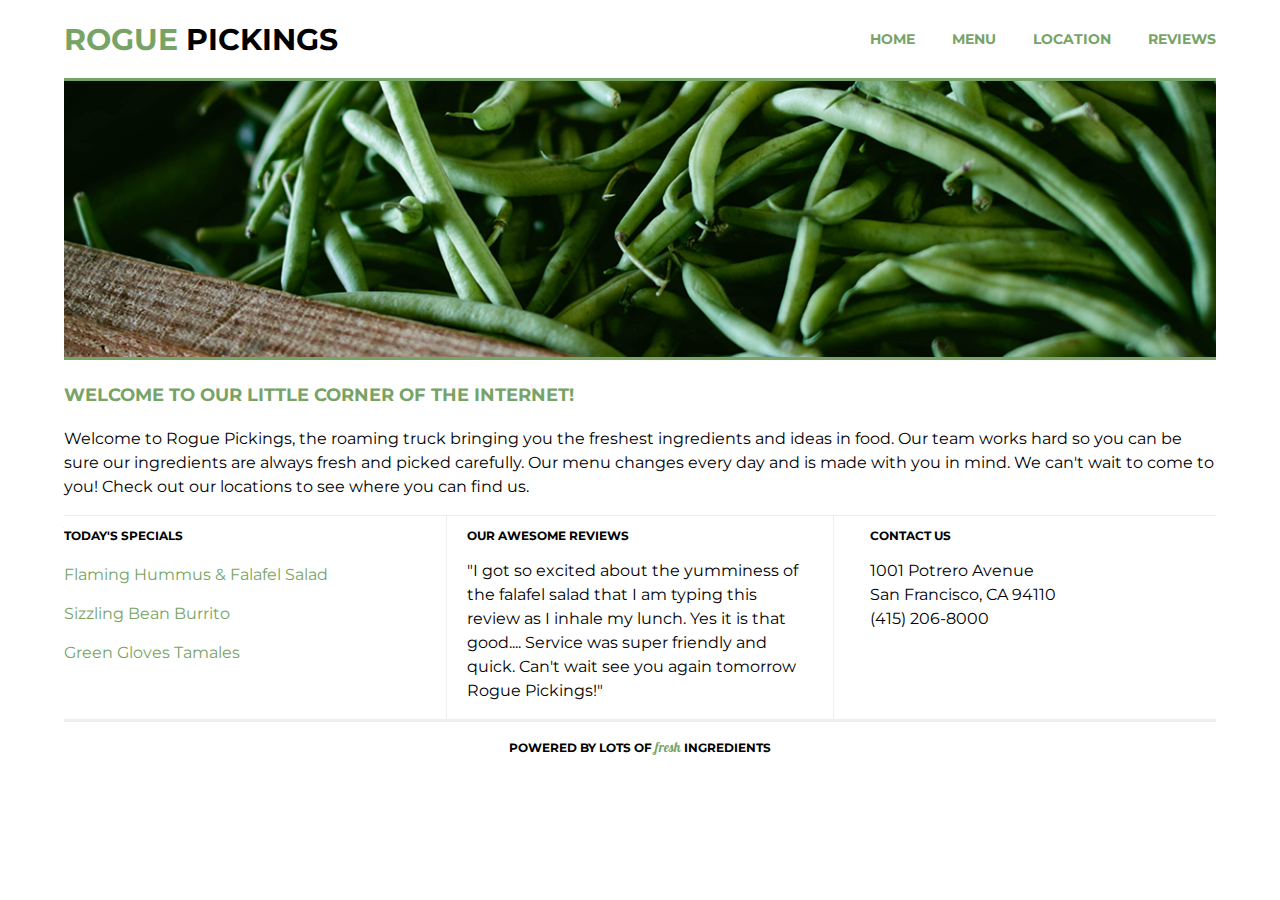
<file: index.html>
<!doctype html>
<html lang="en">

    <head>
        <meta charset="utf-8">
        <meta http-equiv="x-ua-compatible" content="ie=edge">
        <meta name="viewport" content="width=device-width, initial-scale=1, shrink-to-fit=no">
        <title>Rogue Pickings | Portfolio</title>
        <link rel="stylesheet" href="css/normalize.css">
        <link rel="stylesheet" href="css/main.css">
        <link href="https://fonts.googleapis.com/css?family=Montserrat:400,700&display=swap" rel="stylesheet">
        <link href="https://fonts.googleapis.com/css2?family=Galada&display=swap" rel="stylesheet">
    </head>
    
    <body id="home">
        <div class="container">
            <header>
                <h1><span>Rogue</span> Pickings</h1>
                <nav>
                    <ul>
                        <li><a href="index.html">Home</a></li>
                        <li><a href="menu/menu.html">Menu</a></li>
                        <li><a href="location/location.html">Location</a></li>
                        <li><a href="reviews/reviews.html">Reviews</a></li>
                    </ul>
                </nav>
            </header>

            <section class="top-section">
                <div id="main-image"><img src="img/main-image.png" alt="green beans" /></div>
                <div id="main-text">
                    <h2>Welcome to our little corner of the internet!</h2>
                    <p>Welcome to Rogue Pickings, the roaming truck bringing you the freshest ingredients and ideas in food. Our team works hard so you can be sure our ingredients are always fresh and picked carefully. Our menu changes every day and is made with you in mind. We can't wait to come to you! Check out our locations to see where you can find us.</p>
                </div>
            </section>

            <section class="bottom-section">  
                <div class="section-one" >
                    <h3>Today's Specials</h3>
                        <ul id="specials">
                            <li>Flaming Hummus &amp; Falafel Salad</li>
                            <li>Sizzling Bean Burrito</li>
                            <li>Green Gloves Tamales</li>
                        </ul>
                </div>

                <div class="section-two">
                    <h3>Our Awesome Reviews</h3>
                    <p id="main-review">"I got so excited about the yumminess of the falafel salad that I am typing this review as I inhale my lunch. Yes it is that good.... Service was super friendly and quick. Can't wait see you again tomorrow Rogue Pickings!"</p>
                </div>
                
                <div class="section-three" >
                    <h3>Contact Us</h3>
                    <p id="contact">1001 Potrero Avenue<br>
                        San Francisco, CA 94110<br>
                        (415) 206-8000</p>
                </div>
            </section>

            <footer>
                    <h4>Powered by lots of <span>fresh</span> ingredients</h3>
            </footer>
        </div>
    </body>
</html>
</file>
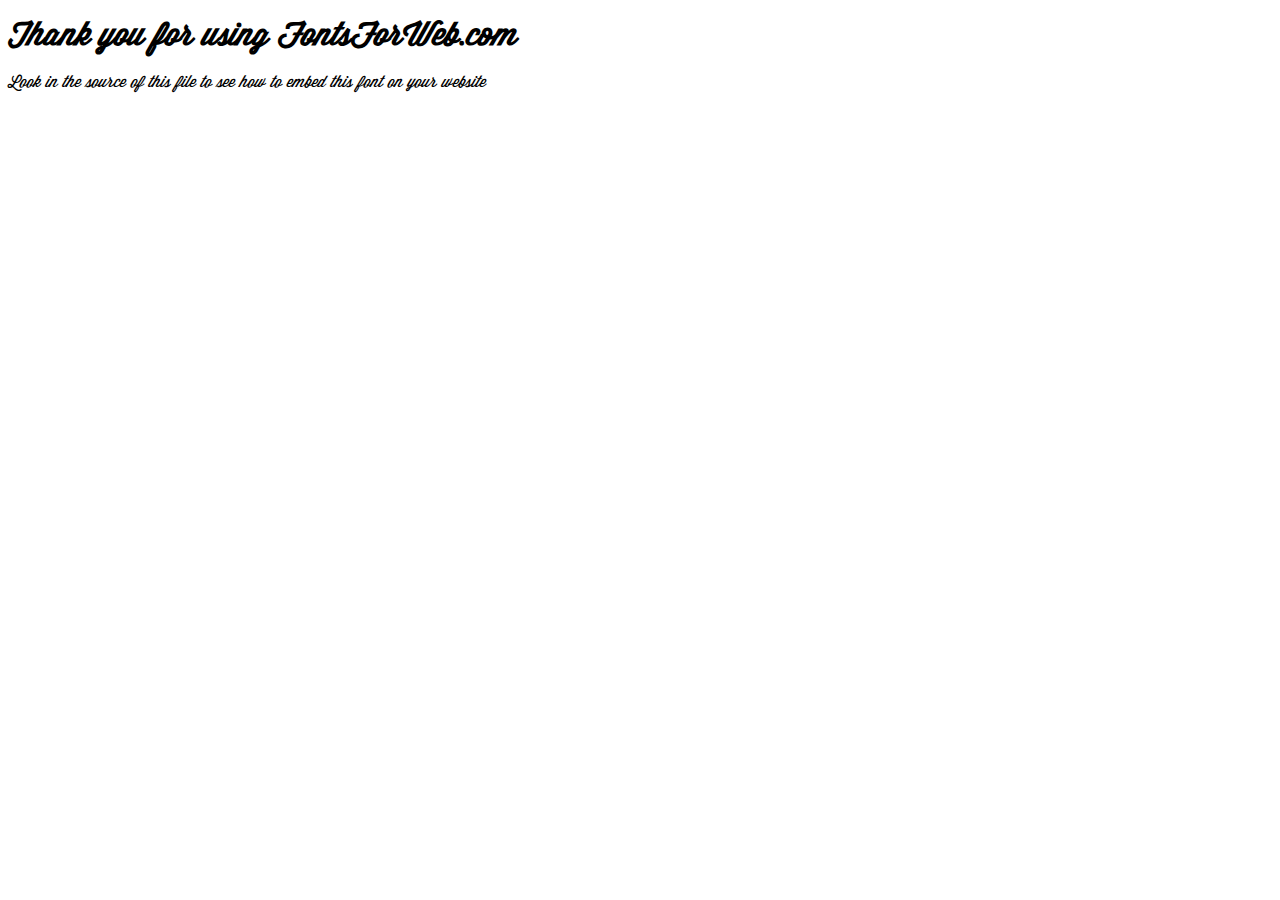
<file: fonts/index.html>
<!DOCTYPE html>
<html class="no-js">
    <head>
        <meta charset="utf-8">
        <meta http-equiv="X-UA-Compatible" content="IE=edge">
        <title> web font from FontsForWeb.com</title>
        <meta name="description" content="">
        <meta name="viewport" content="width=device-width, initial-scale=1">
        <link rel="stylesheet" href="font.css">
        <style type="text/css">
		/* when @font-face is defined(it is in font.css) you can add the font to any rule by using font-family */
		h1 {
			font-family: 'WisdomScriptAJ';
		}
		</style>
    </head>
    <body>
    	<h1>Thank you for using FontsForWeb.com</h1>
        <p class="fontsforweb_fontid_31244">Look in the source of this file to see how to embed this font on your website</p>
    </body>
</html>
</file>
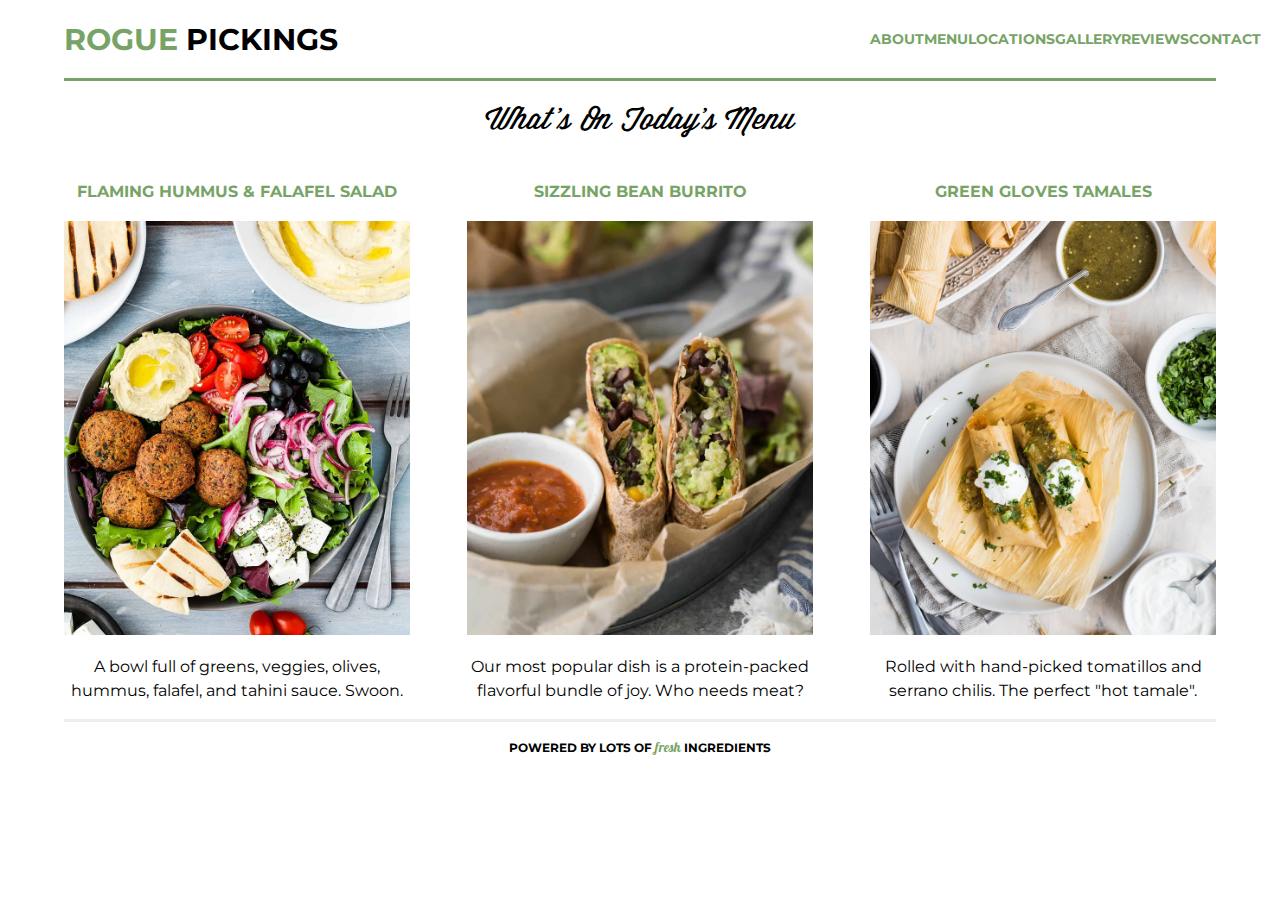
<file: menu/index.html>
<!doctype html>
<html lang="en">

    <head>
        <meta charset="utf-8">
        <meta http-equiv="x-ua-compatible" content="ie=edge">
        <meta name="viewport" content="width=device-width, initial-scale=1, shrink-to-fit=no">
        <title>Menu | Rogue Pickings</title>
        <link rel="stylesheet" href="../css/normalize.css">
        <link rel="stylesheet" href="../css/main.css">
        <link href="https://fonts.googleapis.com/css?family=Montserrat:400,700&display=swap" rel="stylesheet">
        <link href="https://fonts.googleapis.com/css2?family=Galada&display=swap" rel="stylesheet">
    </head>
    
    <body id="menu">
        <div class="container">
            <header>
                <h1><span>Rogue</span> Pickings</h1>
                <nav>
                    <ul>
                        <li><a href="../index.html">About</a></li>
                        <li><a href="index.html">Menu</a></li>
                        <li><a href="">Locations</a></li>
                        <li><a href="">Gallery</a></li>
                        <li><a href="">Reviews</a></li>
                        <li><a href="">Contact</a></li>
                    </ul>
                </nav>
            </header>

            <section class= "top-section">
                <h2>What's On Today's Menu</h2>
            </section>

            <section class="bottom-section">
                <div class= "section-one">
                    <h3>Flaming Hummus &amp; Falafel Salad</h3>
                    <img src="../img/salad.png" alt="falafel salad" id="salad" />
                    <p>A bowl full of greens, veggies, olives, hummus, falafel, and tahini sauce. Swoon.</p>
                </div>
            
                <div class= "section-two">
                    <h3>Sizzling Bean Burrito</h3>
                    <img src="../img/burrito.png" alt="burritos" id="burrito" />
                    <p>Our most popular dish is a protein-packed flavorful bundle of joy. Who needs meat? </p>
                </div>
                
                <div class= "section-three" >
                    <h3>Green Gloves Tamales</h3>
                    <img src="../img/tamales.png" alt="tamales" id="tamales" />
                    <p>Rolled with hand-picked tomatillos and serrano chilis. The perfect "hot tamale".</p>
                </div>
            </section>

            <footer>
                    <h4>Powered by lots of <span>fresh</span> ingredients</h4>
            </footer>
        </div>
    </body>
</html>
</file>
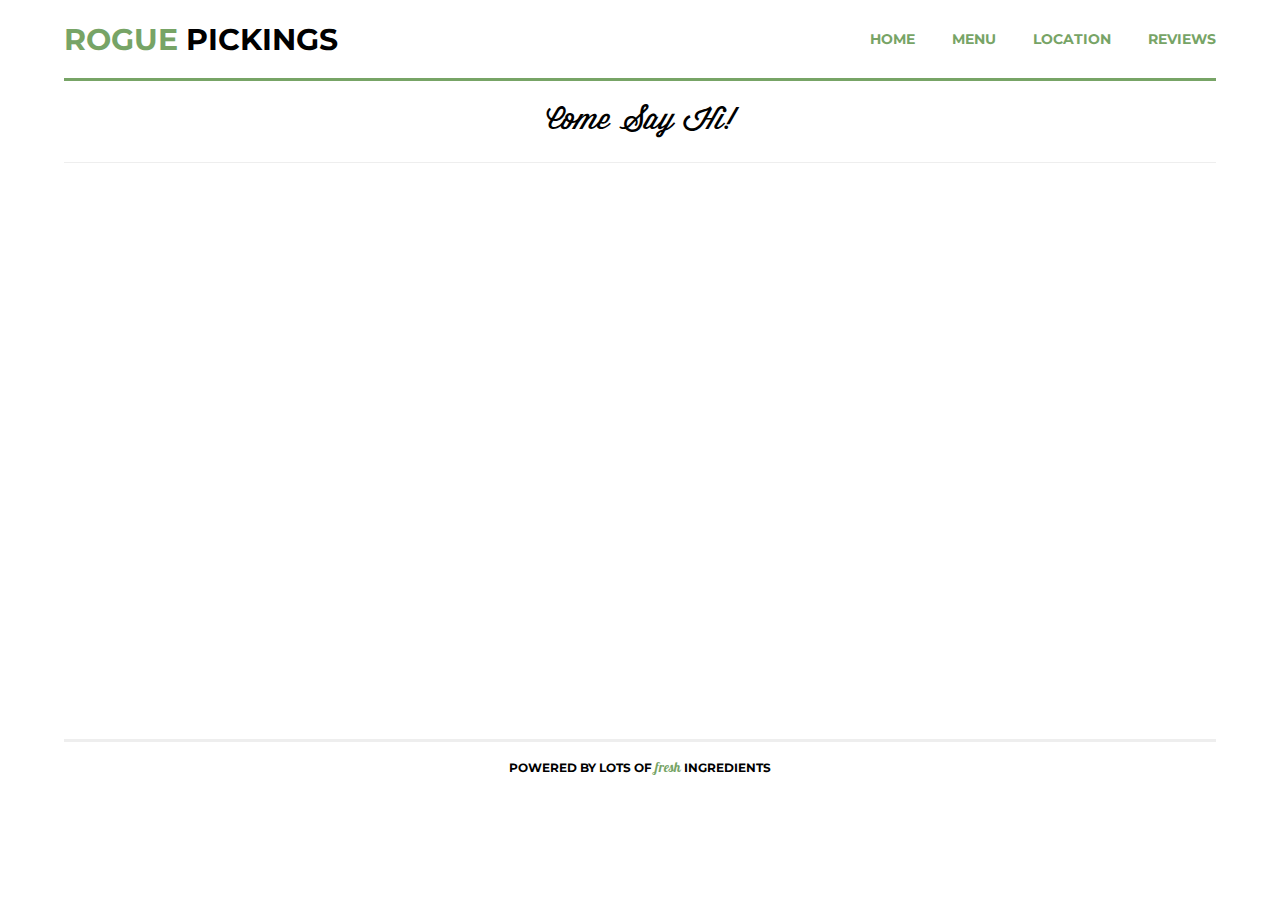
<file: location/location.html>
<!doctype html>
<html lang="en">

    <head>
        <meta charset="utf-8">
        <meta http-equiv="x-ua-compatible" content="ie=edge">
        <meta name="viewport" content="width=device-width, initial-scale=1, shrink-to-fit=no">
        <title>Location | Rogue Pickings</title>
        <link rel="stylesheet" href="../css/normalize.css">
        <link rel="stylesheet" href="../css/main.css">
        <link href="https://fonts.googleapis.com/css?family=Montserrat:400,700&display=swap" rel="stylesheet">
        <link href="https://fonts.googleapis.com/css2?family=Galada&display=swap" rel="stylesheet">
    </head>
    
    <body id="location">
        <div class="container">
            <header>
                <h1><span>Rogue</span> Pickings</h1>
                <nav>
                    <ul>
                        <li><a href="../index.html">Home</a></li>
                        <li><a href="../menu/menu.html">Menu</a></li>
                        <li><a href="location.html">Location</a></li>
                        <li><a href="../reviews/reviews.html">Reviews</a></li>
                    </ul>
                </nav>
            </header>

            <section class= "top-section">
                <h2>Come say hi!</h2>
            </section>
 
            <section class="bottom-section map">
                <div class="map">
                    <figure>
                        <iframe src="https://www.google.com/maps/embed?pb=!1m18!1m12!1m3!1d3153.408488291667!2d-122.4050756846819!3d37.75566597975926!2m3!1f0!2f0!3f0!3m2!1i1024!2i768!4f13.1!3m3!1m2!1s0x808f7e4a51d1d7a5%3A0x9ae93945332a44f8!2s1001%20Potrero%20Ave%2C%20San%20Francisco%2C%20CA%2094110%2C%20USA!5e0!3m2!1sen!2s!4v1626293086206!5m2!1sen!2s" width="600" height="450" style="border:0;" allowfullscreen="" loading="lazy"></iframe>
                    </figure>
                </div>
            </section>

            <footer>
                    <h4>Powered by lots of <span>fresh</span> ingredients</h4>
            </footer>
        </div>
    </body>
</html>
</file>
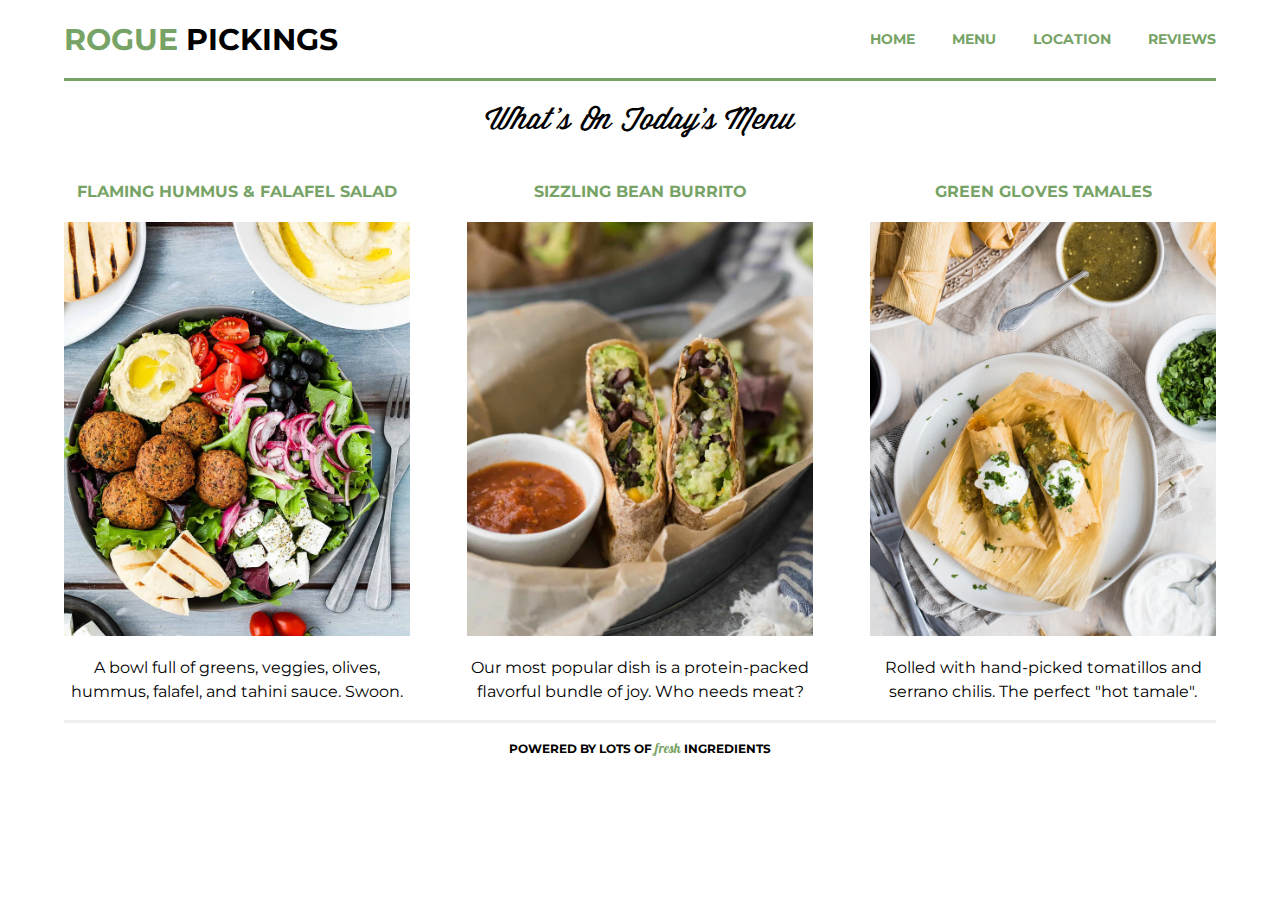
<file: menu/menu.html>
<!doctype html>
<html lang="en">

    <head>
        <meta charset="utf-8">
        <meta http-equiv="x-ua-compatible" content="ie=edge">
        <meta name="viewport" content="width=device-width, initial-scale=1, shrink-to-fit=no">
        <title>Menu | Rogue Pickings</title>
        <link rel="stylesheet" href="../css/normalize.css">
        <link rel="stylesheet" href="../css/main.css">
        <link href="https://fonts.googleapis.com/css?family=Montserrat:400,700&display=swap" rel="stylesheet">
        <link href="https://fonts.googleapis.com/css2?family=Galada&display=swap" rel="stylesheet">
    </head>
    
    <body id="menu">
        <div class="container">
            <header>
                <h1><span>Rogue</span> Pickings</h1>
                <nav>
                    <ul>
                        <li><a href="../index.html">Home</a></li>
                        <li><a href="menu.html">Menu</a></li>
                        <li><a href="../location/location.html">Location</a></li>
                        <li><a href="../reviews/reviews.html">Reviews</a></li>
                    </ul>
                </nav>
            </header>

            <section class= "top-section">
                <h2>What's On Today's Menu</h2>
            </section>

            <section class="bottom-section">
                <div class= "section-one">
                    <div class="menu-item">
                        <h3>Flaming Hummus &amp; Falafel Salad</h3>
                    </div>
                    <img src="../img/salad.png" alt="falafel salad" id="salad" />
                    <p>A bowl full of greens, veggies, olives, hummus, falafel, and tahini sauce. Swoon.</p>
                </div>
            
                <div class= "section-two">
                    <div class="menu-item">
                        <h3>Sizzling Bean Burrito</h3>
                    </div>
                    <img src="../img/burrito.png" alt="burritos" id="burrito" />
                    <p>Our most popular dish is a protein-packed flavorful bundle of joy. Who needs meat? </p>
                </div>
                
                <div class= "section-three" >
                    <div class="menu-item">
                        <h3>Green Gloves Tamales</h3>
                    </div>
                    <img src="../img/tamales.png" alt="tamales" id="tamales" />
                    <p>Rolled with hand-picked tomatillos and serrano chilis. The perfect "hot tamale".</p>
                </div>
            </section>

            <footer>
                    <h4>Powered by lots of <span>fresh</span> ingredients</h4>
            </footer>
        </div>
    </body>
</html>
</file>
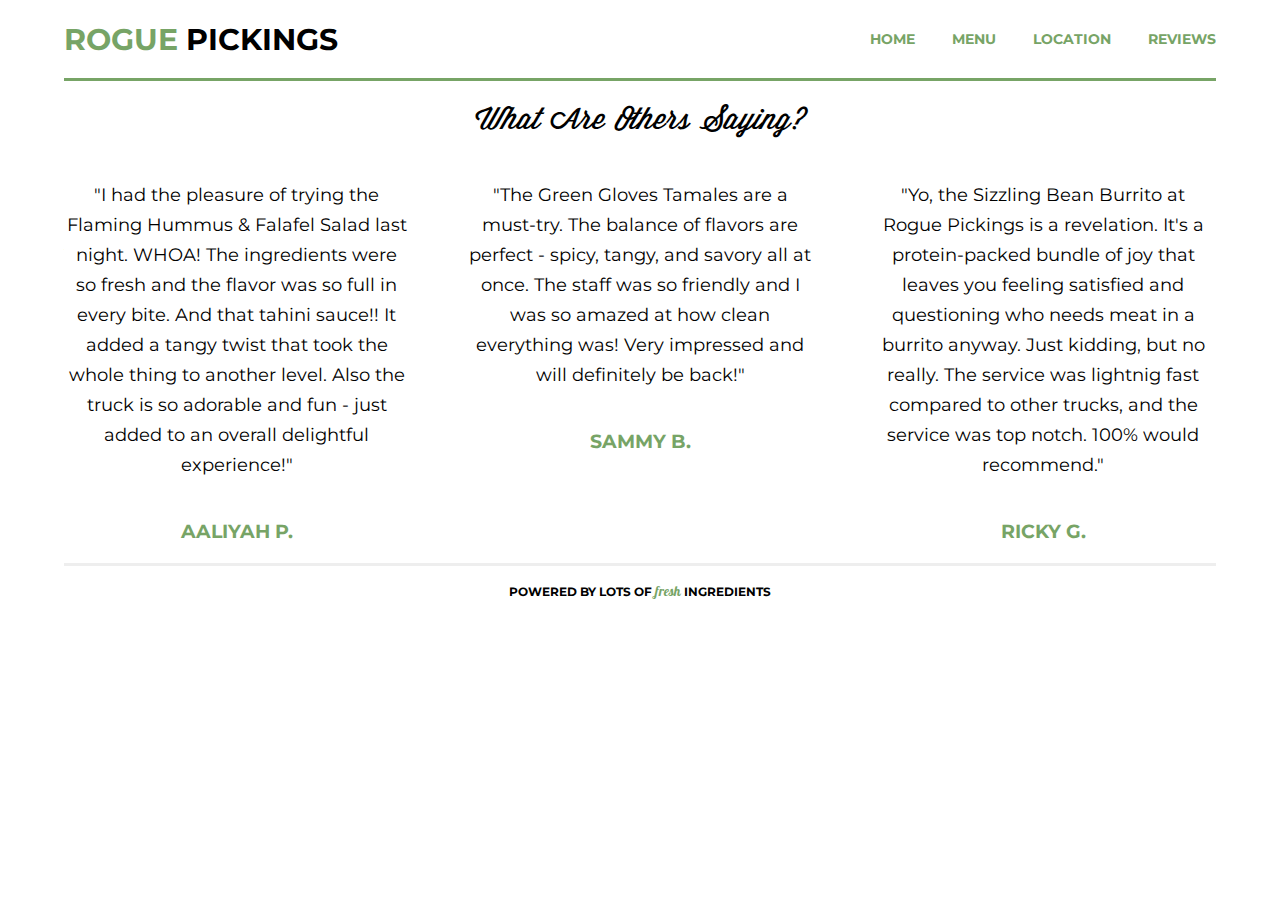
<file: reviews/reviews.html>
<!doctype html>
<html lang="en">

    <head>
        <meta charset="utf-8">
        <meta http-equiv="x-ua-compatible" content="ie=edge">
        <meta name="viewport" content="width=device-width, initial-scale=1, shrink-to-fit=no">
        <title>Reviews | Rogue Pickings</title>
        <link rel="stylesheet" href="../css/normalize.css">
        <link rel="stylesheet" href="../css/main.css">
        <link href="https://fonts.googleapis.com/css?family=Montserrat:400,700&display=swap" rel="stylesheet">
        <link href="https://fonts.googleapis.com/css2?family=Galada&display=swap" rel="stylesheet">
    </head>
    
    <body id="reviews">
        <div class="container">
            <header>
                <h1><span>Rogue</span> Pickings</h1>
                <nav>
                  <ul>
                    <li><a href="../index.html">Home</a></li>
                    <li><a href="../menu/menu.html">Menu</a></li>
                    <li><a href="../location/location.html">Location</a></li>
                    <li><a href="reviews.html">Reviews</a></li>
                </ul>
                </nav>
            </header>

            <section class= "top-section">
                <h2>What are others saying?</h2>
            </section>

            <section class="bottom-section">
                <div class= "section-one">
                  <p>
                    "I had the pleasure of trying the Flaming Hummus & Falafel Salad 
                    last night. WHOA! The ingredients were so fresh and the flavor was so
                    full in every bite. And that tahini sauce!! It added a tangy twist 
                    that took the whole thing to another level. Also the truck is so adorable
                    and fun - just added to an overall delightful experience!"
                  </p>
                  <h3>Aaliyah P.</h3>
                </div>
            
                <div class= "section-two">
                  <p>
                    "The Green Gloves Tamales are a must-try. The balance of flavors are perfect
                    - spicy, tangy, and savory all at once. The staff was so friendly and I was so amazed
                    at how clean everything was! Very impressed and will definitely be back!"
                  </p>
                  <h3>Sammy B.</h3>
                </div>
                
                <div class= "section-three" >  
                  <p>
                    "Yo, the Sizzling Bean Burrito at Rogue Pickings is a revelation. It's a 
                    protein-packed bundle of joy that leaves you feeling satisfied and questioning 
                    who needs meat in a burrito anyway. Just kidding, but no really. The service 
                    was lightnig fast compared to other trucks, and the service was top notch. 100%
                    would recommend."
                  </p>
                  <h3>Ricky G.</h3>
                </div>
            </section>

            <footer>
                    <h4>Powered by lots of <span>fresh</span> ingredients</h4>
            </footer>
        </div>
    </body>
</html>
</file>
<file: css/main.css>
/***** BASE STYLES -- ALL PAGES *****/

@font-face {
    font-family: "WisdomScriptAJ";
    src: url('../fonts/WisdomScriptAJ.eot') format('eot');
    src: url('../fonts/WisdomScriptAJ.ttf') format('ttf');
    src: url('../fonts/WisdomScriptAJ.woff') format('woff');
}

html {
    font-size: 16px;
}

body {
    font-family: 'Montserrat', Helvetica, Arial, sans-serif;
    display: flex;
    justify-content: center;
    align-items: center;
    font-size: 1em;
}

.container {   
    max-width: 1200px;
    width: 90%;
    display: flex;
    justify-content: center;
    align-items: center;
    flex-flow: row wrap;
}

h1,
h2,
h3,
h4 {
    color: black;
    text-transform: uppercase;
    font-weight: 700;
}

h1 {
    font-size: 1.875em;
}

h2 {
    font-size: 1.125em;
}

h3,
h4 {
    font-size: .75em;
}

p {
    font-size: .875em;
    line-height: 21px;
}

ul {
    margin: 0;
}

/***** HEADER-ALL PAGES *****/

header {
    border-bottom: 3px solid #77a466;
	text-align: center;
    width: 100%;
    display: flex;
    justify-content: center;
    align-items: center;
    flex-flow: row wrap;
}

header h1 {
	margin: 0;
    padding: 38px 20px 20px 20px; 
	border-bottom: 3px solid #77a466;
	width: 100%;
}

header h1 span {
    color: #77a466
}

header nav {
    padding: 20px 0;
    width: 100%;
}

header nav ul {
	margin: 0;
	padding: 0;
}

header nav ul li {
    text-transform: uppercase;
    font-size: .875em;
    font-weight: 700;  
    padding: 10px 0;
    list-style: none;
}

header nav ul li a {
    text-decoration: none;
    color: #77a466;
}

/***** FOOTER-ALL PAGES *****/

footer {
    border-top: 3px solid #eee;
    text-align: center;
    width: 100%;
    display: flex;
    justify-content: center;
    align-items: center;
    flex-flow: row wrap;
}

footer span {
    font-family: 'Galada', cursive;
    color: #77a466;
    text-transform: lowercase;
    font-size: 1.1em;
    font-weight: lighter;
}

/***** HOME PAGE-SECTIONS *****/

.top-section,
.bottom-section {
    display: flex;
    justify-content: center;
    align-items: center;
    flex-flow: row wrap;
}

#main-image img {
    border-bottom: 3px solid #77a466;
    width: 100%;
}

#main-text h2 {
    color: #77a466;
    text-align: left;
    padding: 5px 0;
}

#main-text p {
    font-size: 1em;
    line-height: 24px;
    padding: 0;
}

.section-one,
.section-two,
.section-three {
	width: 100%;
	border-top: 1px solid #eee;
}

#specials {
    list-style: none;
    padding: 0;
}

#specials li {
    padding: 10px 0;
    color: #77a466;
}

#main-review {
    font-size: 1em;
    line-height: 24px;
}

#contact {
    font-size: 1em;
    line-height: 24px;
}

/***** ADDITIONAL PAGES *****/

#menu header,
#location header,
#reviews header {
	border-bottom: 3px solid #77a466;
}

#menu h2,
#location h2,
#reviews h2 {
    font-family: 'WisdomScriptAJ';
    font-weight: lighter;
    text-transform: capitalize;
    text-align: center;
    font-size: 1.875em;
}

#menu .menu-item {
    height: 60px;
    margin: 0;
    padding: 0;
    display: flex;
    justify-content: center;
    align-items: center;
}

#menu h3,
#reviews h3 {
    color: #77a466;
    text-align: center;
    padding: 20px 0;
    font-size: 1em;
    margin: 0; 
}

#menu .bottom-section,
#menu .section-one,
#menu .section-two,
#menu .section-three,
#reviews .bottom-section,
#reviews .section-one,
#reviews .section-two,
#reviews .section-three {
    border-top: none;
	width: 100%;
    border: none;
}

#salad, #burrito, #tamales {
    max-width: 100%;
}

#menu p,
#reviews p {
    text-align: center;
    font-size: 1em;
    line-height: 24px;
}

/***** LOCATION PAGE *****/

#location .map {
    width: 100%;
    height: 0;
    padding-bottom: 50%;
    position: relative;

}

#location .map iframe {
    width: 100%;
    height: 100%;
    position: absolute; 
    top: 0; 
    left: 0; 
}

  /***** REVIEWS PAGE *****/


/***** MEDIA QUERIES *****/

/*Tablet*/
@media all and (min-width: 768px) {
	header nav ul {
        padding: 0 10%;
        display: flex;
		justify-content: space-around;
	}

    .bottom-section {
		justify-content: space-between;
		align-items: flex-start;
        border-top: 1px solid #eee;
	}

	.section-one,
	.section-two,
	.section-three {
		border-top: none;
		flex-basis: 30%;
	}

	.section-two {
		padding: 0 20px;
		border-left: 1px solid #eee;
		border-right: 1px solid #eee;
	}
}

/*Desktop*/
@media all and (min-width: 1200px) {
	header {
		justify-content: space-between;
	}

	header h1 {
		width: 30%;
		padding: 0;
		border-bottom: none;
		text-align: left;
	}

	header nav {
		width: 30%
	}

	header nav ul {
		padding: 0;
        display: flex;
        justify-content: space-between;
	}

    #reviews p {
        font-size: 1.15em;
        line-height: 30px;
    }

    #reviews h3 {
        padding: 20px 0;
        font-size: 1.2em;
        margin: 0; 
    }
}
</file>
<file: fonts/font.css>
@font-face {
	font-family: 'WisdomScriptAJ';
	src: url('./WisdomScriptAJ.eot');
	src: local('WisdomScriptAJ'), url('./WisdomScriptAJ.woff') format('woff'), url('./WisdomScriptAJ.ttf') format('truetype');
}
/* use this class to attach this font to any element i.e. <p class="fontsforweb_fontid_31244">Text with this font applied</p> */
.fontsforweb_fontid_31244 {
	font-family: 'WisdomScriptAJ' !important;
}

/* Font downloaded from FontsForWeb.com */
</file>
